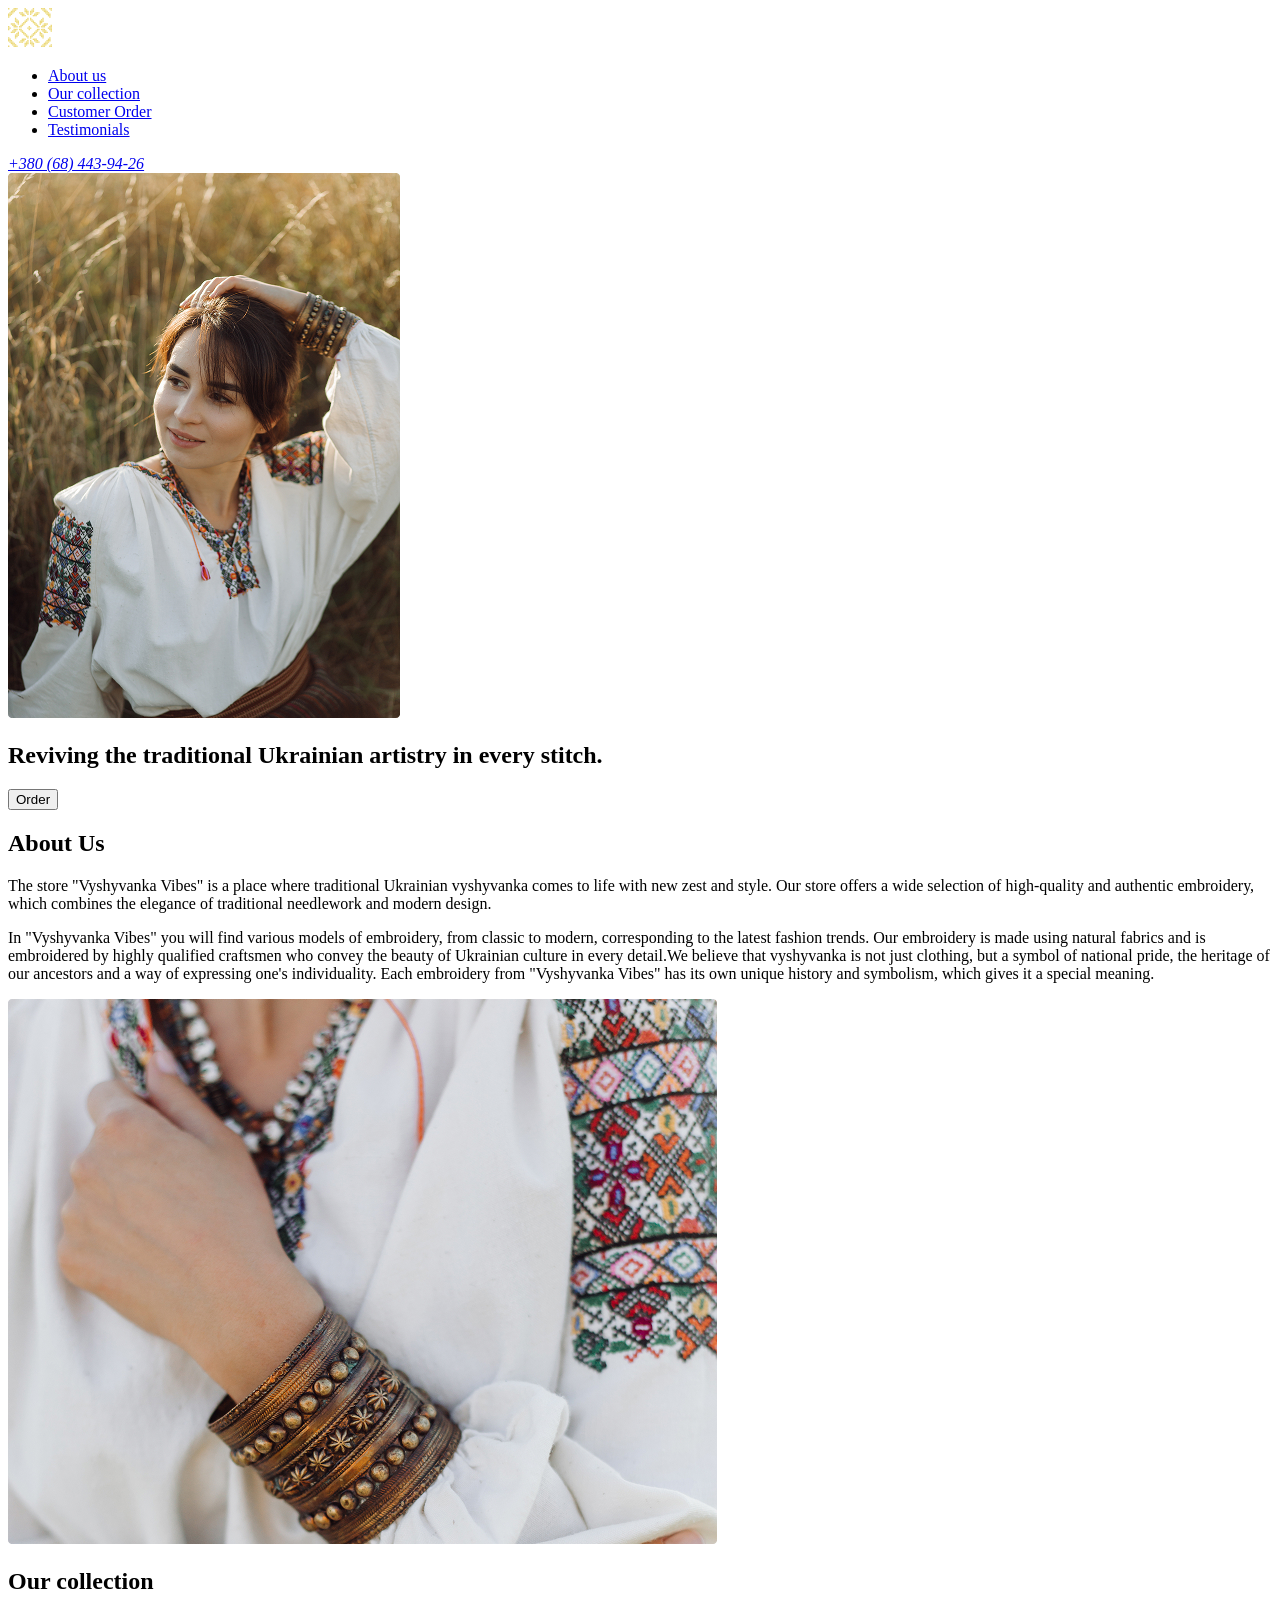
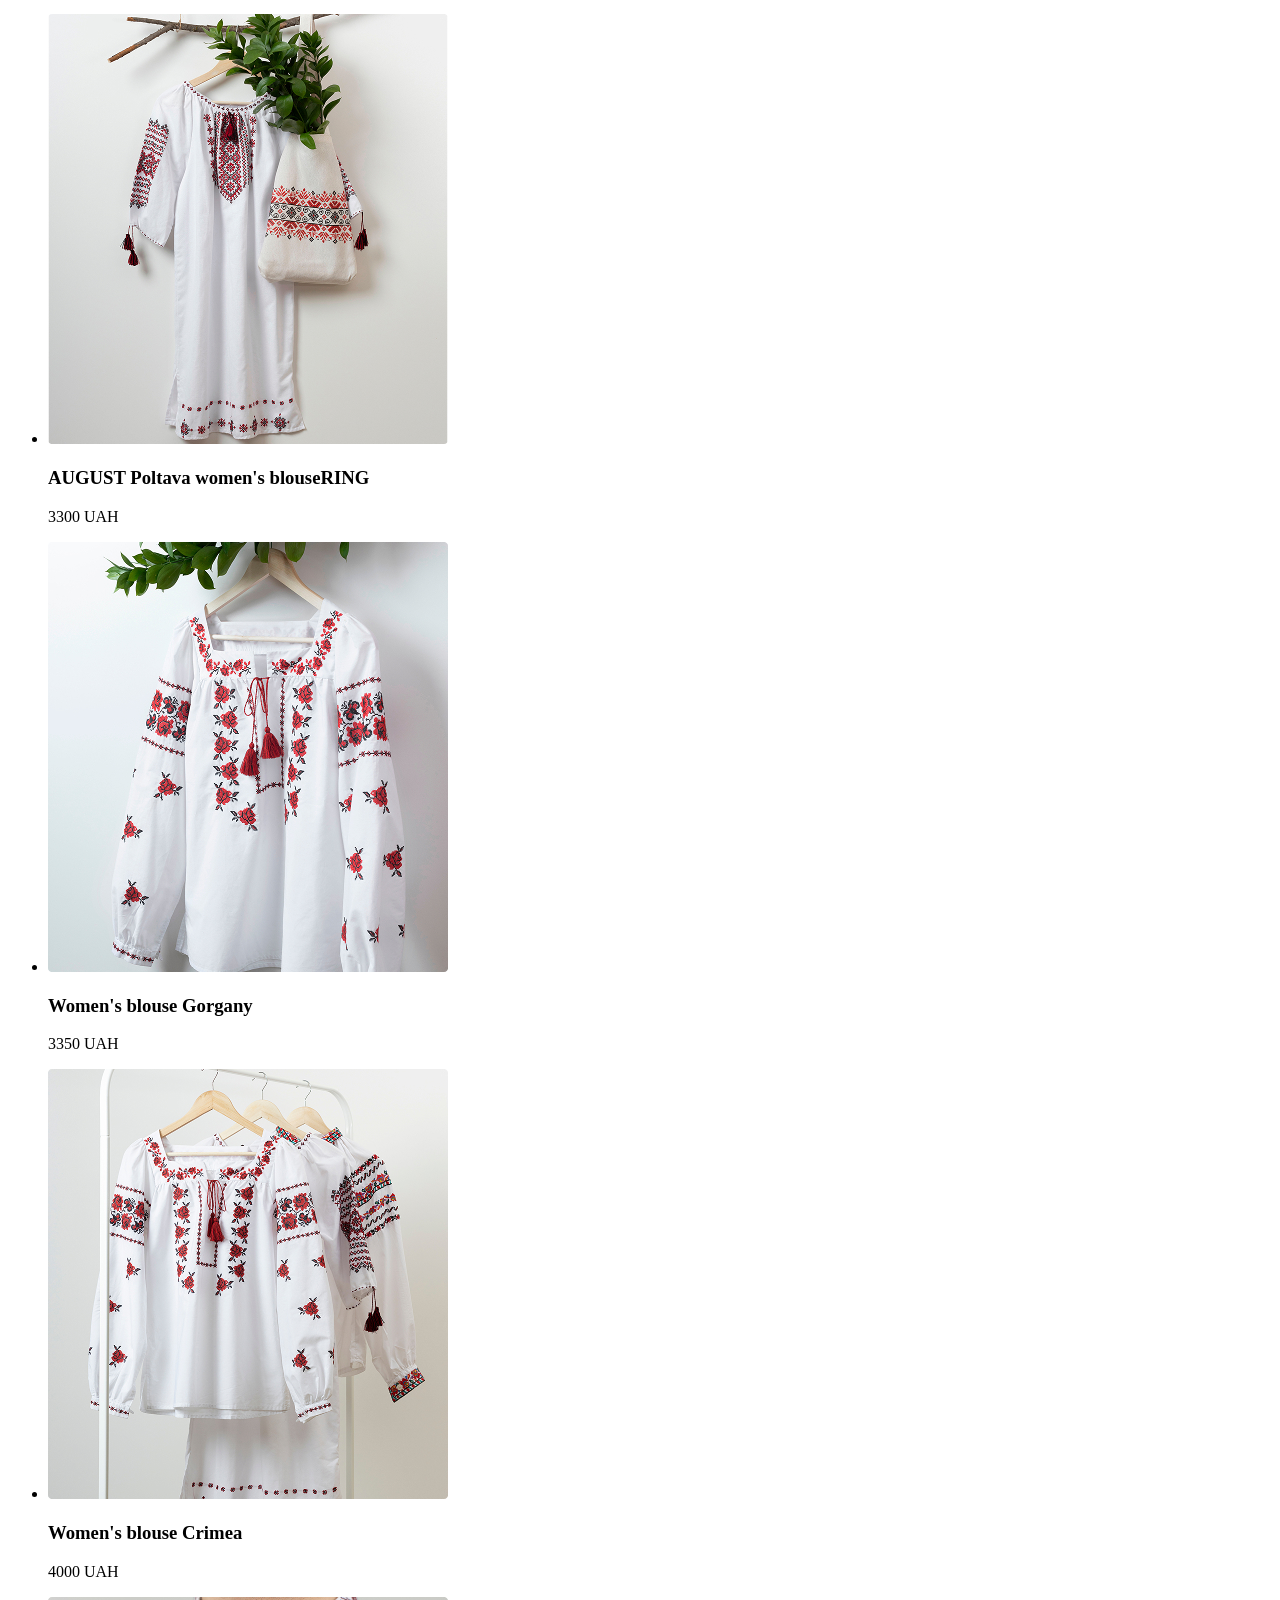
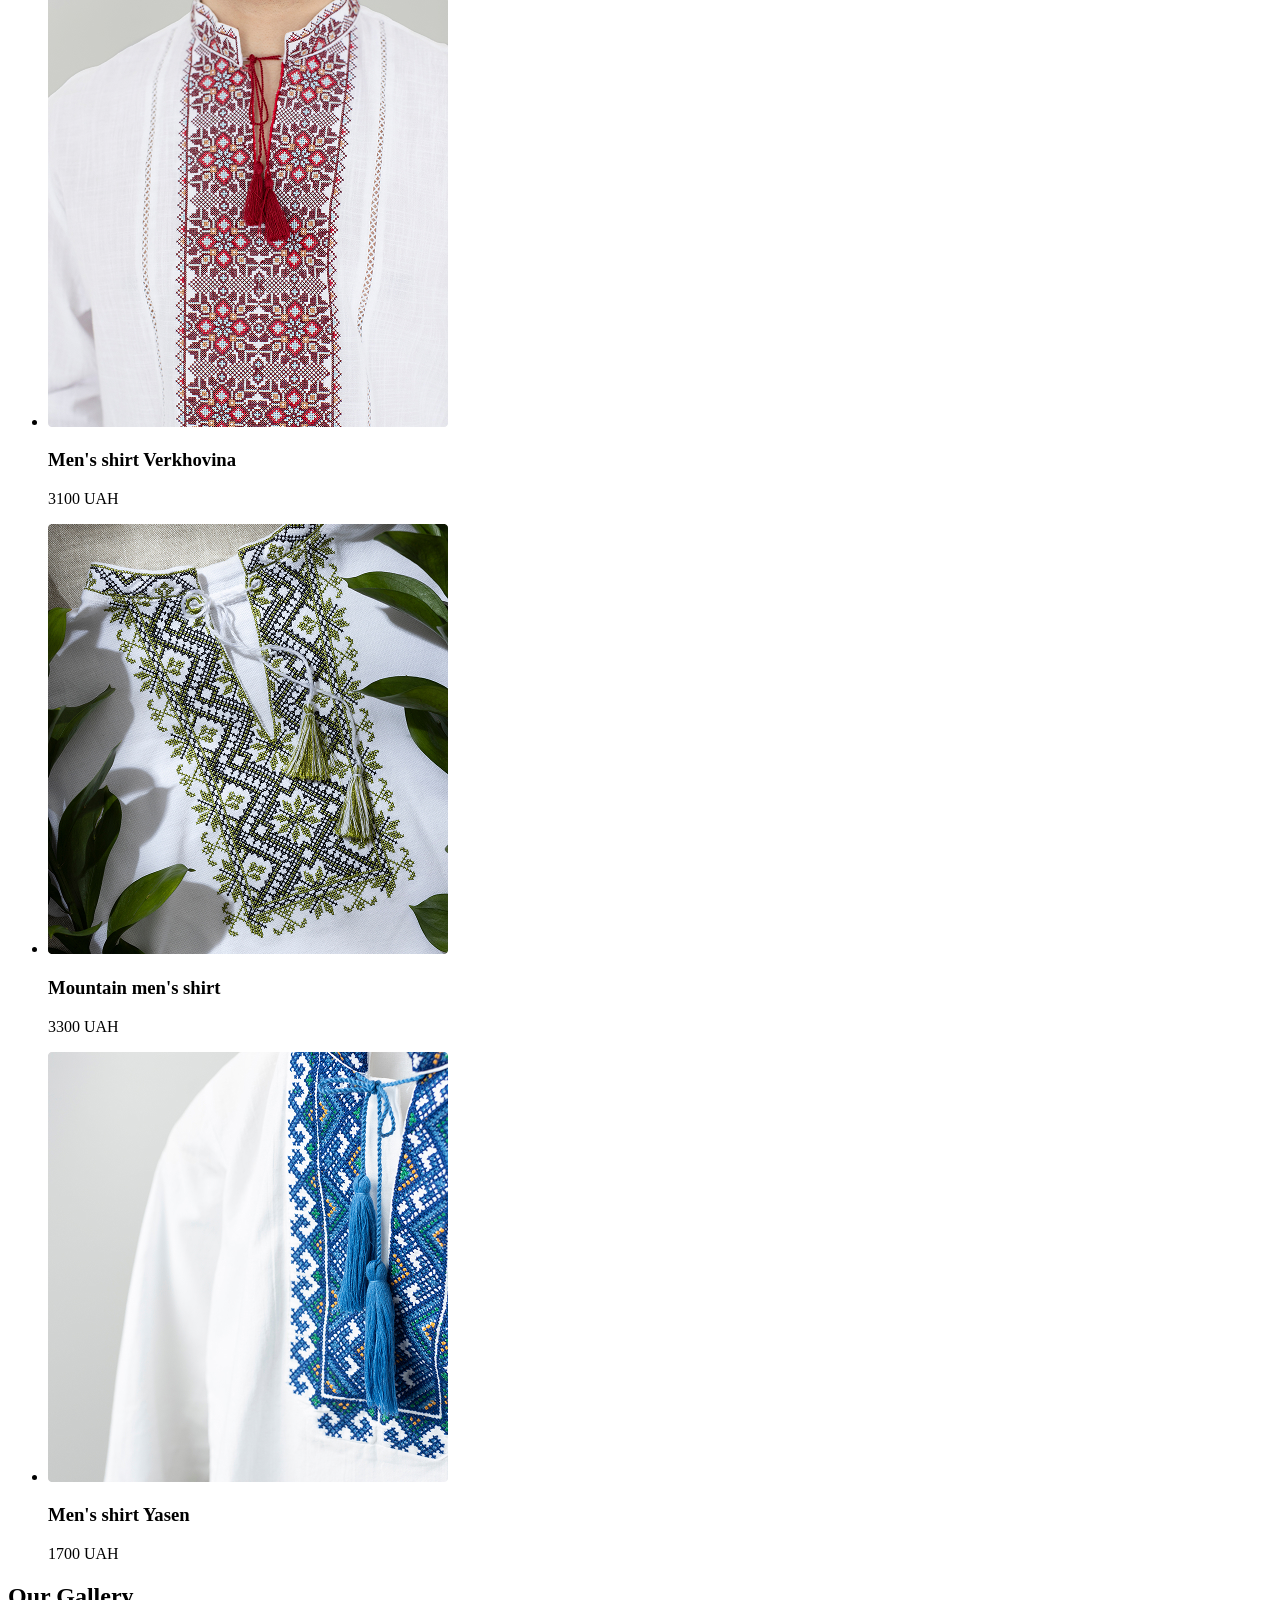
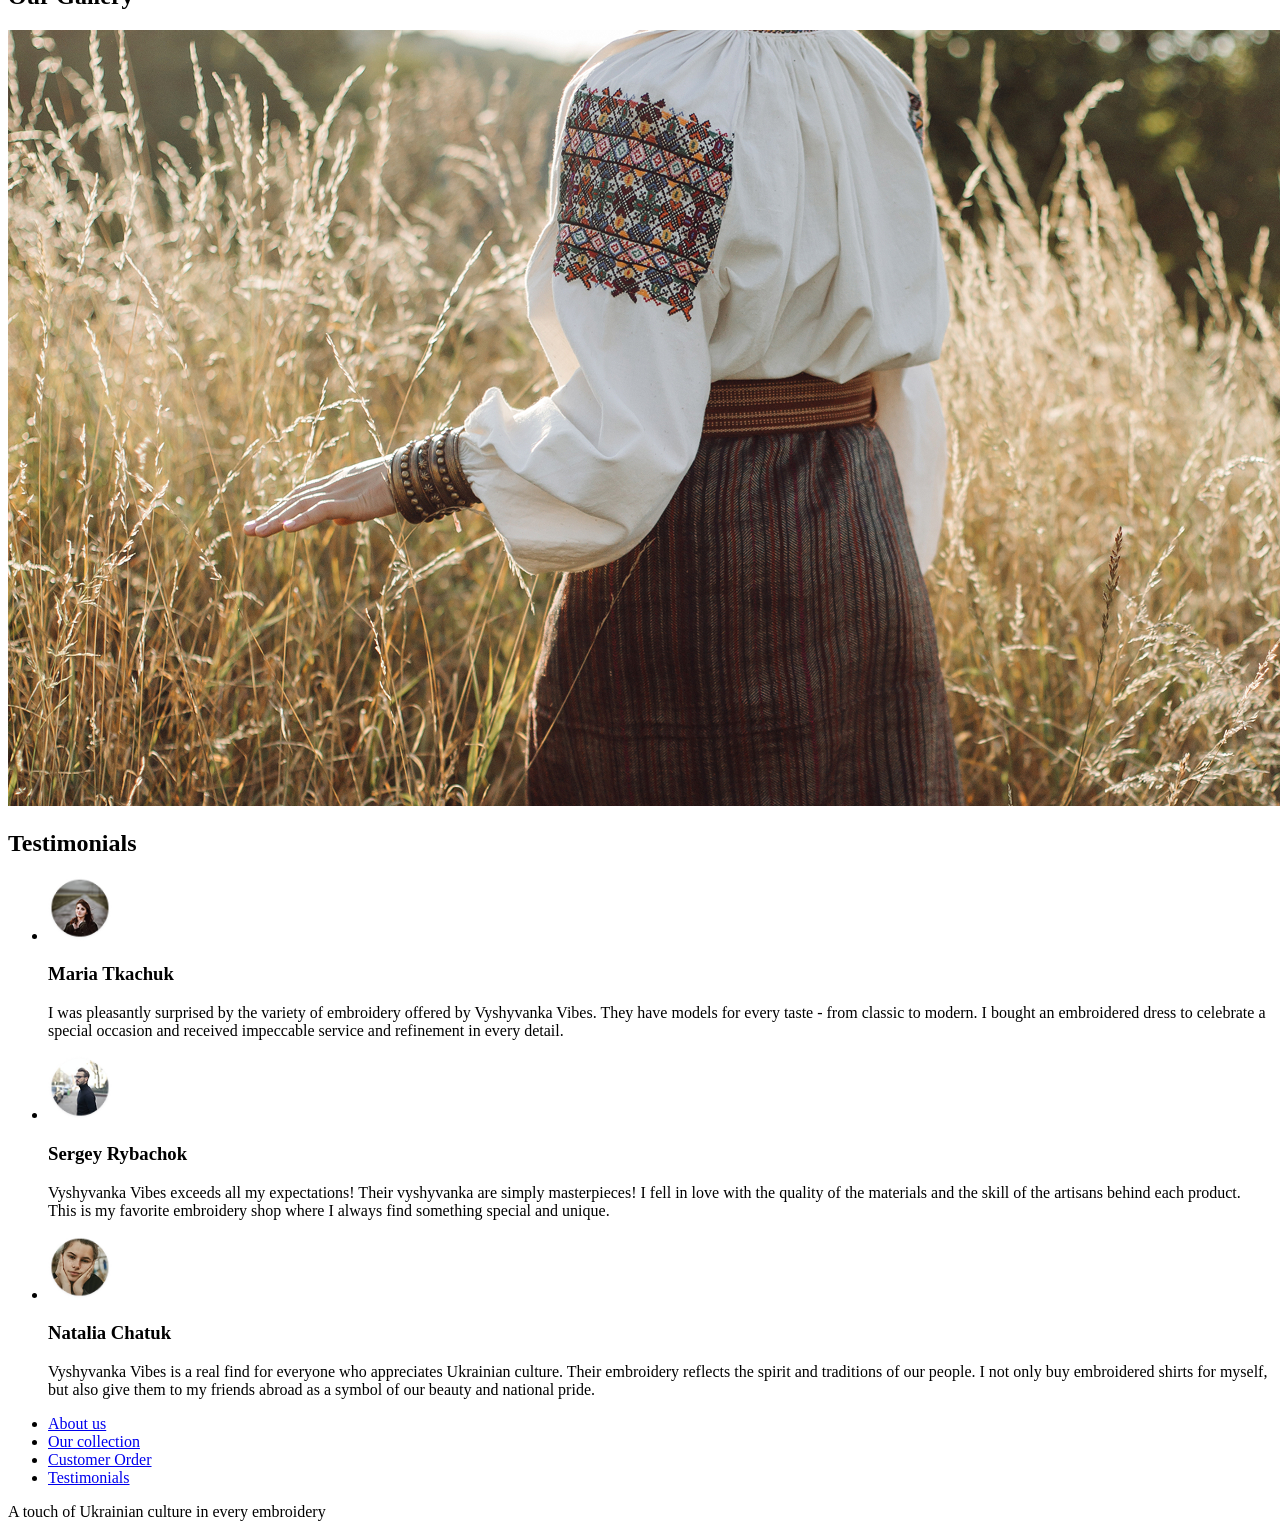
<file: module-1/index.html>
<!doctype html>
<html lang="en">
  <head>
    <meta charset="UTF-8" />
    <meta name="viewport" content="width=device-width, initial-scale=1.0" />
    <title>Document</title>
  </head>
  <body>
    <header>
      <a href="./index.html"
        ><img src="./images/logo.svg" alt="logotype" width="44" height="39"
      /></a>

      <nav>
        <ul>
          <li><a href="#about-us">About us</a></li>
          <li><a href="#our-colection">Our collection </a></li>
          <li><a href="#customer-order">Customer Order</a></li>
          <li><a href="#testimonials">Testimonials</a></li>
        </ul>
      </nav>

      <address>
        <a href="tel:+380684439426">+380 (68) 443-94-26</a>
      </address>
    </header>
    <main>
      <section>
        <img src="./images/hero.jpg" alt="girl" width="392" />
        <h1>Reviving the traditional Ukrainian artistry in every stitch.</h1>
        <button type="button">Order</button>
      </section>

      <section id="about-us">
        <h2>About Us</h2>
        <p>
          The store "Vyshyvanka Vibes" is a place where traditional Ukrainian
          vyshyvanka comes to life with new zest and style. Our store offers a
          wide selection of high-quality and authentic embroidery, which
          combines the elegance of traditional needlework and modern design.
        </p>
        <p>
          In "Vyshyvanka Vibes" you will find various models of embroidery, from
          classic to modern, corresponding to the latest fashion trends. Our
          embroidery is made using natural fabrics and is embroidered by highly
          qualified craftsmen who convey the beauty of Ukrainian culture in
          every detail.We believe that vyshyvanka is not just clothing, but a
          symbol of national pride, the heritage of our ancestors and a way of
          expressing one's individuality. Each embroidery from "Vyshyvanka
          Vibes" has its own unique history and symbolism, which gives it a
          special meaning.
        </p>
        <img src="./images/about-us.jpg" alt="girl and boy" width="709" />
      </section>

      <section id="our-colection">
        <h2>Our collection</h2>
        <ul>
          <li>
            <img
              src="./images/collection-1.jpg"
              alt="AUGUST Poltava women's blouseRING"
              width="400"
            />
            <h3>AUGUST Poltava women's blouseRING</h3>
            <p>3300 UAH</p>
          </li>

          <li>
            <img
              src="./images/collection-2.jpg"
              alt="Women's blouse Gorgany"
              width="400"
            />
            <h3>Women's blouse Gorgany</h3>
            <p>3350 UAH</p>
          </li>

          <li>
            <img
              src="./images/collection-3.jpg"
              alt="Women's blouse Crimea"
              width="400"
            />
            <h3>Women's blouse Crimea</h3>
            <p>4000 UAH</p>
          </li>

          <li>
            <img
              src="./images/collection-4.jpg"
              alt="Men's shirt Verkhovina"
              width="400"
            />
            <h3>Men's shirt Verkhovina</h3>
            <p>3100 UAH</p>
          </li>

          <li>
            <img
              src="./images/collection-5.jpg"
              alt="Mountain men's shirt"
              width="400"
            />
            <h3>Mountain men's shirt</h3>
            <p>3300 UAH</p>
          </li>

          <li>
            <img
              src="./images/collection-6.jpg"
              alt="Men's shirt Yasen"
              width="400"
            />
            <h3>Men's shirt Yasen</h3>
            <p>1700 UAH</p>
          </li>
        </ul>
      </section>

      <section>
        <h2>Our Gallery</h2>
        <img src="./images/gallery.jpg" alt="girl" width="1440" />
      </section>

      <section id="testimonials">
        <h2>Testimonials</h2>

        <ul>
          <li>
            <img
              src="./images/testimonials-1.png"
              alt="Maria Tkachuk"
              width="64"
            />
            <h3>Maria Tkachuk</h3>
            <p>
              I was pleasantly surprised by the variety of embroidery offered by
              Vyshyvanka Vibes. They have models for every taste - from classic
              to modern. I bought an embroidered dress to celebrate a special
              occasion and received impeccable service and refinement in every
              detail.
            </p>
          </li>

          <li>
            <img
              src="./images/testimonials-2.png"
              alt="Sergey Rybachok"
              width="64"
            />
            <h3>Sergey Rybachok</h3>
            <p>
              Vyshyvanka Vibes exceeds all my expectations! Their vyshyvanka are
              simply masterpieces! I fell in love with the quality of the
              materials and the skill of the artisans behind each product. This
              is my favorite embroidery shop where I always find something
              special and unique.
            </p>
          </li>

          <li>
            <img
              src="./images/testimonials-3.png"
              alt="Natalia Chatuk"
              width="64"
            />
            <h3>Natalia Chatuk</h3>
            <p>
              Vyshyvanka Vibes is a real find for everyone who appreciates
              Ukrainian culture. Their embroidery reflects the spirit and
              traditions of our people. I not only buy embroidered shirts for
              myself, but also give them to my friends abroad as a symbol of our
              beauty and national pride.
            </p>
          </li>
        </ul>
      </section>
    </main>
    <footer>
      <nav>
        <ul>
          <li><a href="#about-us">About us</a></li>
          <li><a href="#our-colection">Our collection </a></li>
          <li><a href="#customer-order">Customer Order</a></li>
          <li><a href="#testimonials">Testimonials</a></li>
        </ul>
      </nav>

      <p>A touch of Ukrainian culture in every embroidery</p>
    </footer>
  </body>
</html>
</file>
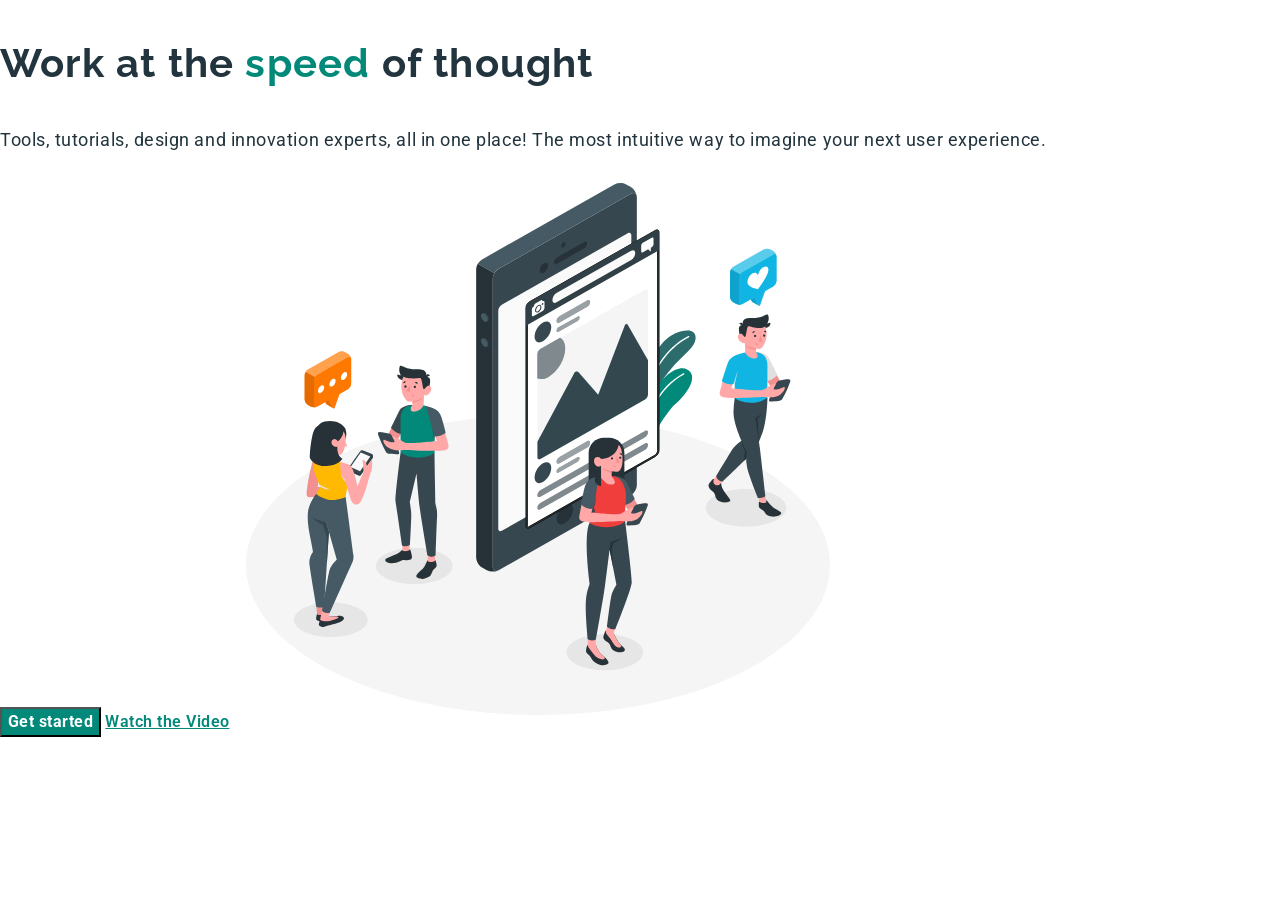
<file: module-2/index.html>
<!doctype html>
<html lang="en">
  <head>
    <meta charset="UTF-8" />
    <meta name="viewport" content="width=device-width, initial-scale=1.0" />
    <title>Document</title>

    <link
      rel="stylesheet"
      href="https://cdnjs.cloudflare.com/ajax/libs/modern-normalize/3.0.1/modern-normalize.min.css"
      integrity="sha512-q6WgHqiHlKyOqslT/lgBgodhd03Wp4BEqKeW6nNtlOY4quzyG3VoQKFrieaCeSnuVseNKRGpGeDU3qPmabCANg=="
      crossorigin="anonymous"
      referrerpolicy="no-referrer"
    />

    <link rel="preconnect" href="https://fonts.googleapis.com" />
    <link rel="preconnect" href="https://fonts.gstatic.com" crossorigin />
    <link
      href="https://fonts.googleapis.com/css2?family=Raleway:wght@700&family=Roboto:wght@100..900&display=swap"
      rel="stylesheet"
    />

    <link rel="stylesheet" href="./css/styles.css" />
  </head>
  <body>
    <section class="hero-section">
      <h1 class="hero-title">
        Work at the <span class="hero-title-accent">speed</span> of thought
      </h1>
      <p class="hero-text">
        Tools, tutorials, design and innovation experts, all in one place! The
        most intuitive way to imagine your next user experience.
      </p>

      <button class="hero-btn" type="button">Get started</button>
      <a class="hero-link" href="">Watch the Video</a>

      <img src="./images/hero-img.svg" alt="characters with devices" />
    </section>
  </body>
</html>
</file>
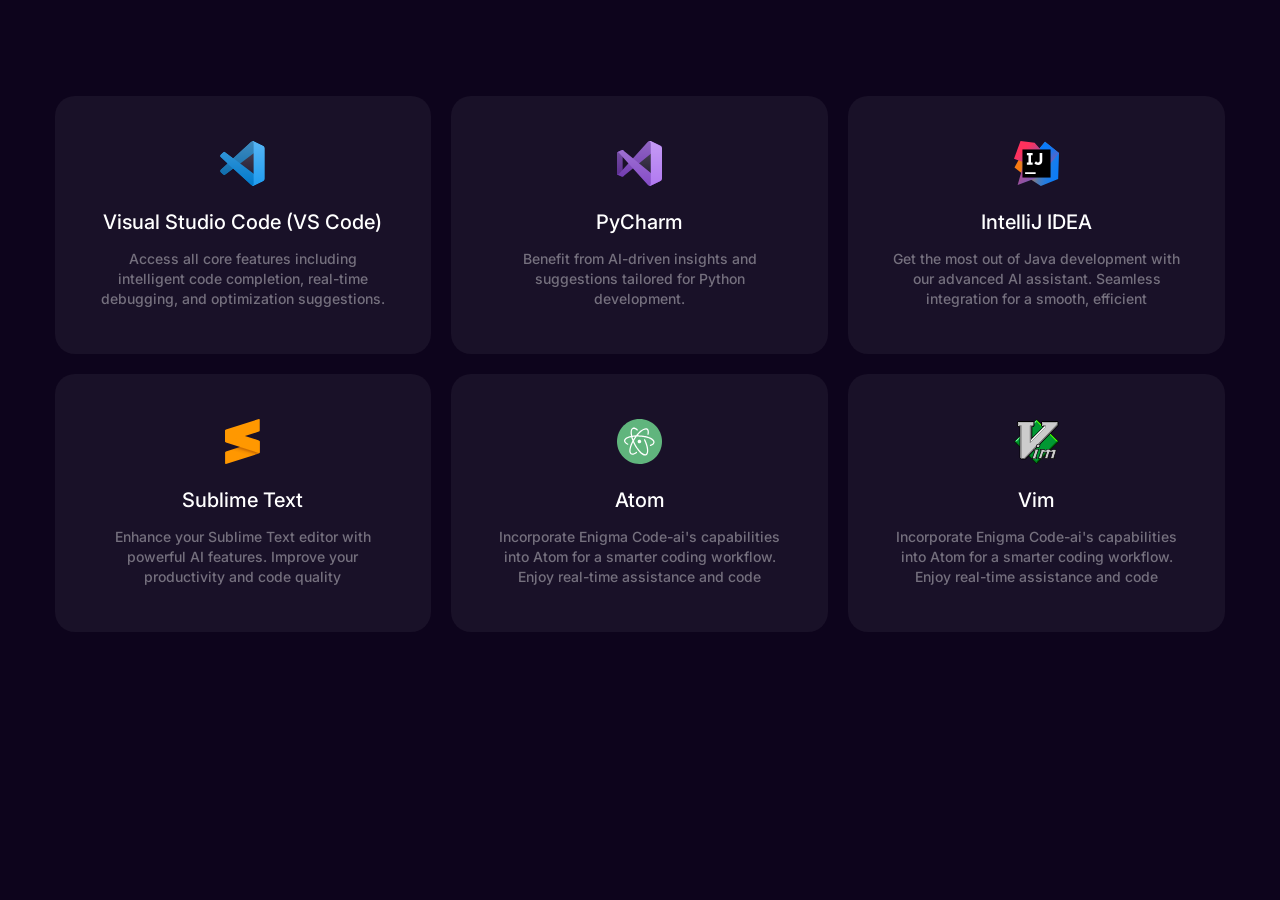
<file: module-3/index.html>
<!doctype html>
<html lang="en">
  <head>
    <meta charset="UTF-8" />
    <meta name="viewport" content="width=device-width, initial-scale=1.0" />
    <title>Document</title>

    <link
      rel="stylesheet"
      href="https://cdnjs.cloudflare.com/ajax/libs/modern-normalize/3.0.1/modern-normalize.min.css"
      integrity="sha512-q6WgHqiHlKyOqslT/lgBgodhd03Wp4BEqKeW6nNtlOY4quzyG3VoQKFrieaCeSnuVseNKRGpGeDU3qPmabCANg=="
      crossorigin="anonymous"
      referrerpolicy="no-referrer"
    />

    <link rel="preconnect" href="https://fonts.googleapis.com" />
    <link rel="preconnect" href="https://fonts.gstatic.com" crossorigin />
    <link
      href="https://fonts.googleapis.com/css2?family=Inter:ital,opsz,wght@0,14..32,100..900;1,14..32,100..900&display=swap"
      rel="stylesheet"
    />

    <link rel="stylesheet" href="./css/styles.css" />
  </head>
  <body>
    <section class="section">
      <div class="container">
        <ul class="list">
          <li class="item">
            <img
              src="./images/visual-studio-code.svg"
              alt="visual studio code"
            />
            <h3 class="title">Visual Studio Code (VS Code)</h3>
            <p class="text">
              Access all core features including intelligent code completion,
              real-time debugging, and optimization suggestions.
            </p>
          </li>

          <li class="item">
            <img src="./images/visual-studio.svg" alt="visual studio" />
            <h3 class="title">PyCharm</h3>
            <p class="text">
              Benefit from AI-driven insights and suggestions tailored for
              Python development.
            </p>
          </li>

          <li class="item">
            <img src="./images/intellij-idea.svg" alt="intellij idea" />
            <h3 class="title">IntelliJ IDEA</h3>
            <p class="text">
              Get the most out of Java development with our advanced AI
              assistant. Seamless integration for a smooth, efficient
            </p>
          </li>

          <li class="item">
            <img src="./images/sublime-text.svg" alt="sublime text" />
            <h3 class="title">Sublime Text</h3>
            <p class="text">
              Enhance your Sublime Text editor with powerful AI features.
              Improve your productivity and code quality
            </p>
          </li>

          <li class="item">
            <img src="./images/atom.svg" alt="atom" />
            <h3 class="title">Atom</h3>
            <p class="text">
              Incorporate Enigma Code-ai's capabilities into Atom for a smarter
              coding workflow. Enjoy real-time assistance and code
            </p>
          </li>

          <li class="item">
            <img src="./images/vim.svg" alt="vim" />
            <h3 class="title">Vim</h3>
            <p class="text">
              Incorporate Enigma Code-ai's capabilities into Atom for a smarter
              coding workflow. Enjoy real-time assistance and code
            </p>
          </li>
        </ul>
      </div>
    </section>
  </body>
</html>
</file>
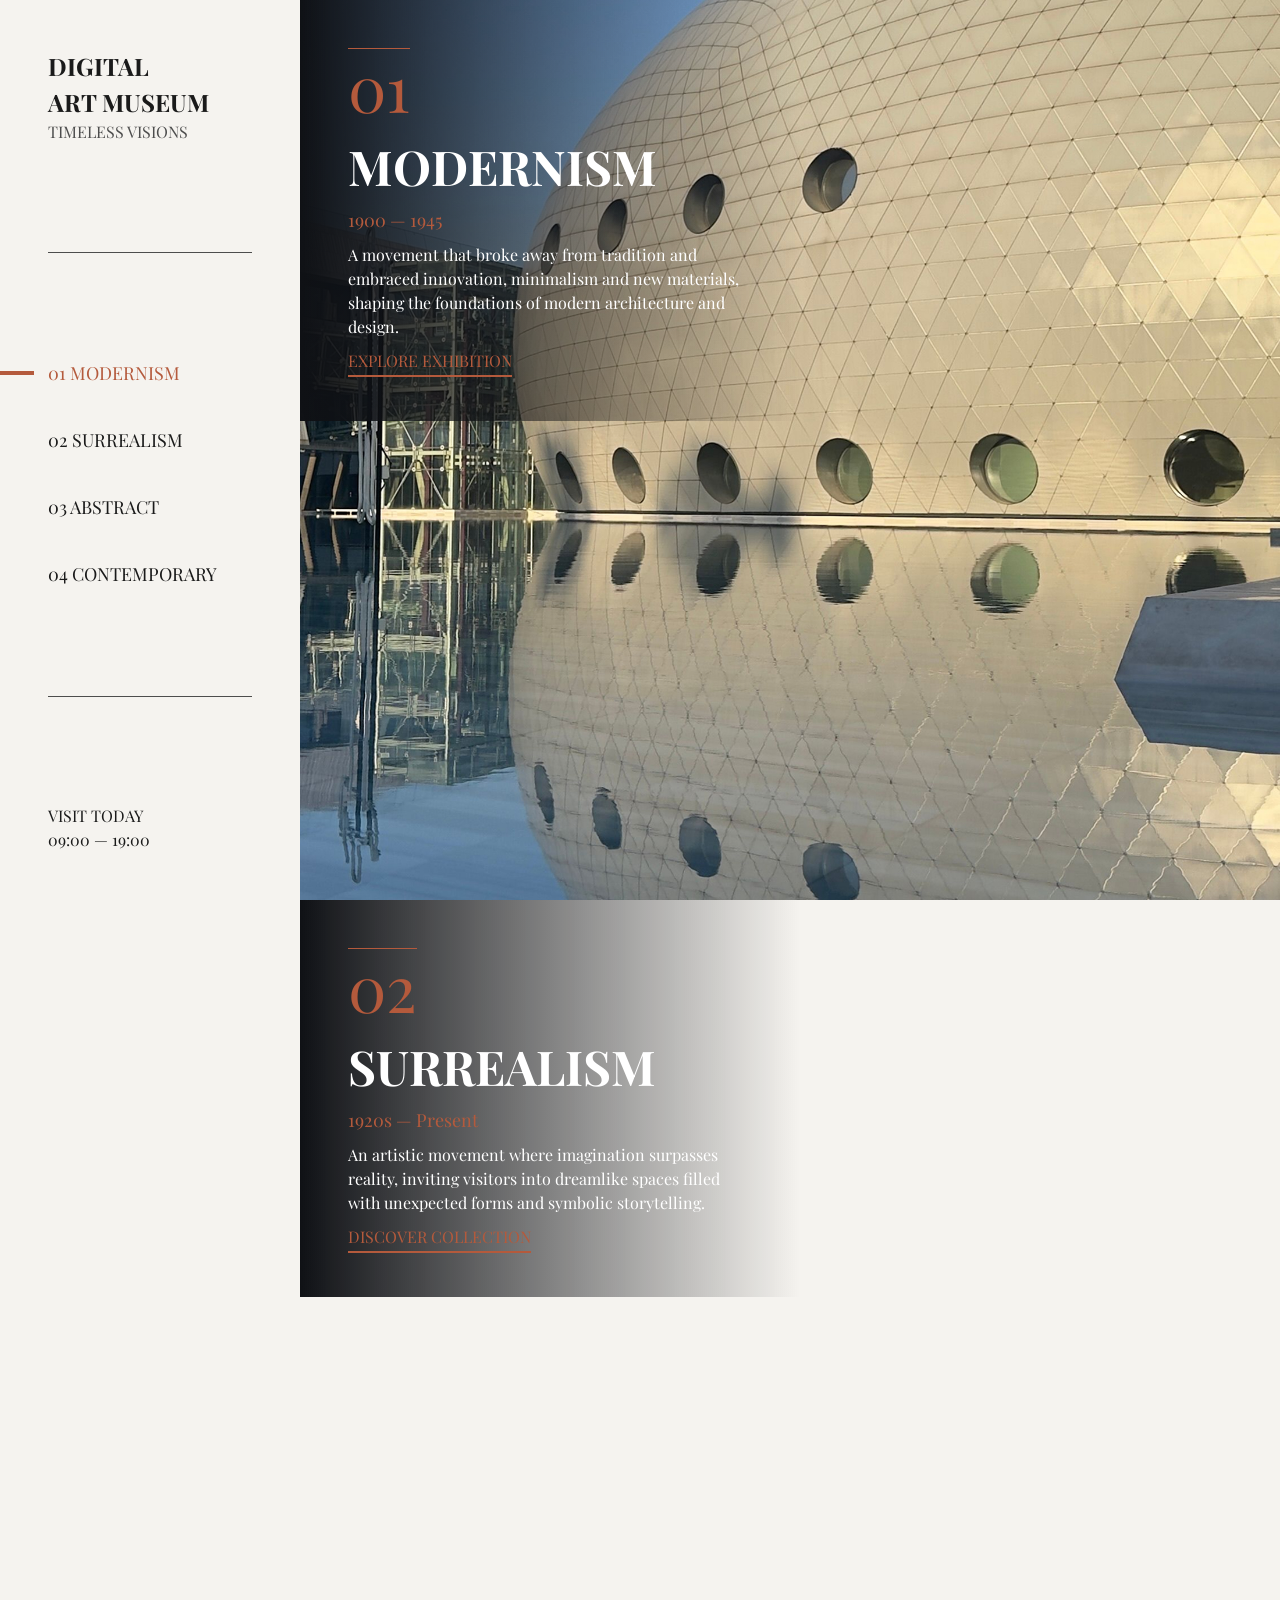
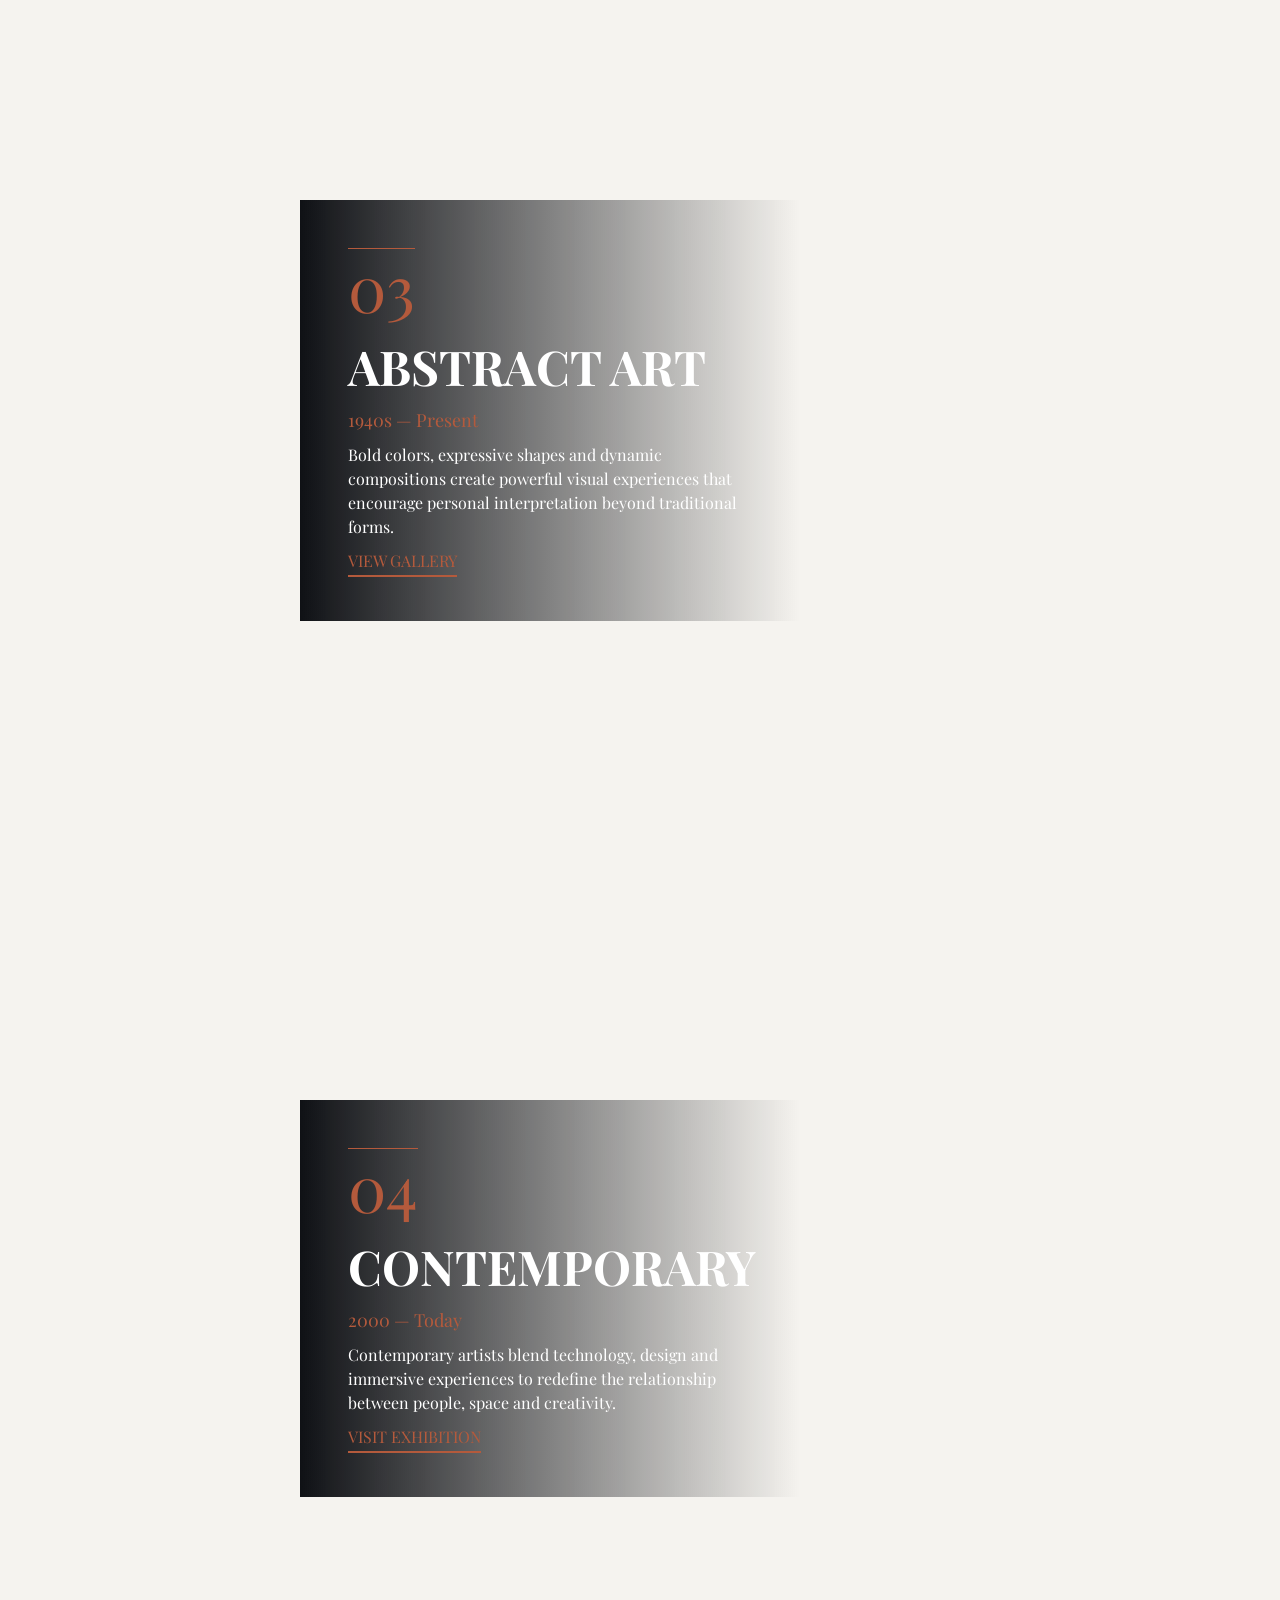
<file: module-4/index.html>
<!doctype html>
<html lang="uk">
  <head>
    <meta charset="UTF-8" />
    <meta name="viewport" content="width=device-width, initial-scale=1.0" />
    <meta
      name="description"
      content="Digital Art Museum — онлайн-експозиція мистецьких напрямів."
    />
    <title>Digital Art Museum</title>
    <link
      rel="stylesheet"
      href="https://cdnjs.cloudflare.com/ajax/libs/modern-normalize/3.0.1/modern-normalize.min.css"
      integrity="sha512-q6WgHqiHlKyOqslT/lgBgodhd03Wp4BEqKeW6nNtlOY4quzyG3VoQKFrieaCeSnuVseNKRGpGeDU3qPmabCANg=="
      crossorigin="anonymous"
      referrerpolicy="no-referrer"
    />
    <link rel="preconnect" href="https://fonts.googleapis.com" />
    <link rel="preconnect" href="https://fonts.gstatic.com" crossorigin />
    <link
      href="https://fonts.googleapis.com/css2?family=Playfair+Display:wght@400..900&display=swap"
      rel="stylesheet"
    />
    <link rel="stylesheet" href="./css/styles.css" />
  </head>
  <body>
    <div class="museum">
      <aside class="sidebar">
        <a class="logo" href="./index.html">
          DIGITAL <br />
          ART MUSEUM
          <span>TIMELESS VISIONS</span>
        </a>

        <span class="sidebar-line"></span>

        <nav class="navigation">
          <ol class="navigation-list">
            <li>
              <a
                class="navigation-link is-active"
                href="#modernism"
                aria-current="page"
              >
                01 Modernism
              </a>
            </li>
            <li>
              <a class="navigation-link" href="#surrealism"> 02 Surrealism </a>
            </li>
            <li>
              <a class="navigation-link" href="#abstract"> 03 Abstract </a>
            </li>
            <li>
              <a class="navigation-link" href="#contemporary">
                04 Contemporary
              </a>
            </li>
          </ol>
        </nav>

        <span class="sidebar-line"></span>

        <div class="visit">
          <p>VISIT TODAY</p>
          <span>09:00 — 19:00</span>
        </div>
      </aside>

      <main class="exhibitions">
        <ol class="exhibitions-list">
          <li class="exhibition exhibition-modernism" id="modernism">
            <article class="exhibition-content">
              <span class="exhibition-number">01</span>
              <h2 class="exhibition-title">Modernism</h2>
              <p class="exhibition-period">1900 — 1945</p>
              <p class="exhibition-description">
                A movement that broke away from tradition and embraced
                innovation, minimalism and new materials, shaping the
                foundations of modern architecture and design.
              </p>
              <a class="exhibition-link" href="#modernism"
                >Explore exhibition</a
              >
            </article>
          </li>

          <li class="exhibition exhibition-surrealism" id="surrealism">
            <article class="exhibition-content">
              <span class="exhibition-number">02</span>
              <h2 class="exhibition-title">Surrealism</h2>
              <p class="exhibition-period">1920s — Present</p>
              <p class="exhibition-description">
                An artistic movement where imagination surpasses reality,
                inviting visitors into dreamlike spaces filled with unexpected
                forms and symbolic storytelling.
              </p>
              <a class="exhibition-link" href="#surrealism"
                >Discover collection</a
              >
            </article>
          </li>

          <li class="exhibition exhibition-abstract" id="abstract">
            <article class="exhibition-content">
              <span class="exhibition-number">03</span>
              <h2 class="exhibition-title">Abstract Art</h2>
              <p class="exhibition-period">1940s — Present</p>
              <p class="exhibition-description">
                Bold colors, expressive shapes and dynamic compositions create
                powerful visual experiences that encourage personal
                interpretation beyond traditional forms.
              </p>
              <a class="exhibition-link" href="#abstract">View gallery</a>
            </article>
          </li>

          <li class="exhibition exhibition-contemporary" id="contemporary">
            <article class="exhibition-content">
              <span class="exhibition-number">04</span>
              <h2 class="exhibition-title">Contemporary</h2>
              <p class="exhibition-period">2000 — Today</p>
              <p class="exhibition-description">
                Contemporary artists blend technology, design and immersive
                experiences to redefine the relationship between people, space
                and creativity.
              </p>
              <a class="exhibition-link" href="#contemporary"
                >Visit exhibition</a
              >
            </article>
          </li>
        </ol>
      </main>
    </div>
  </body>
</html>
</file>
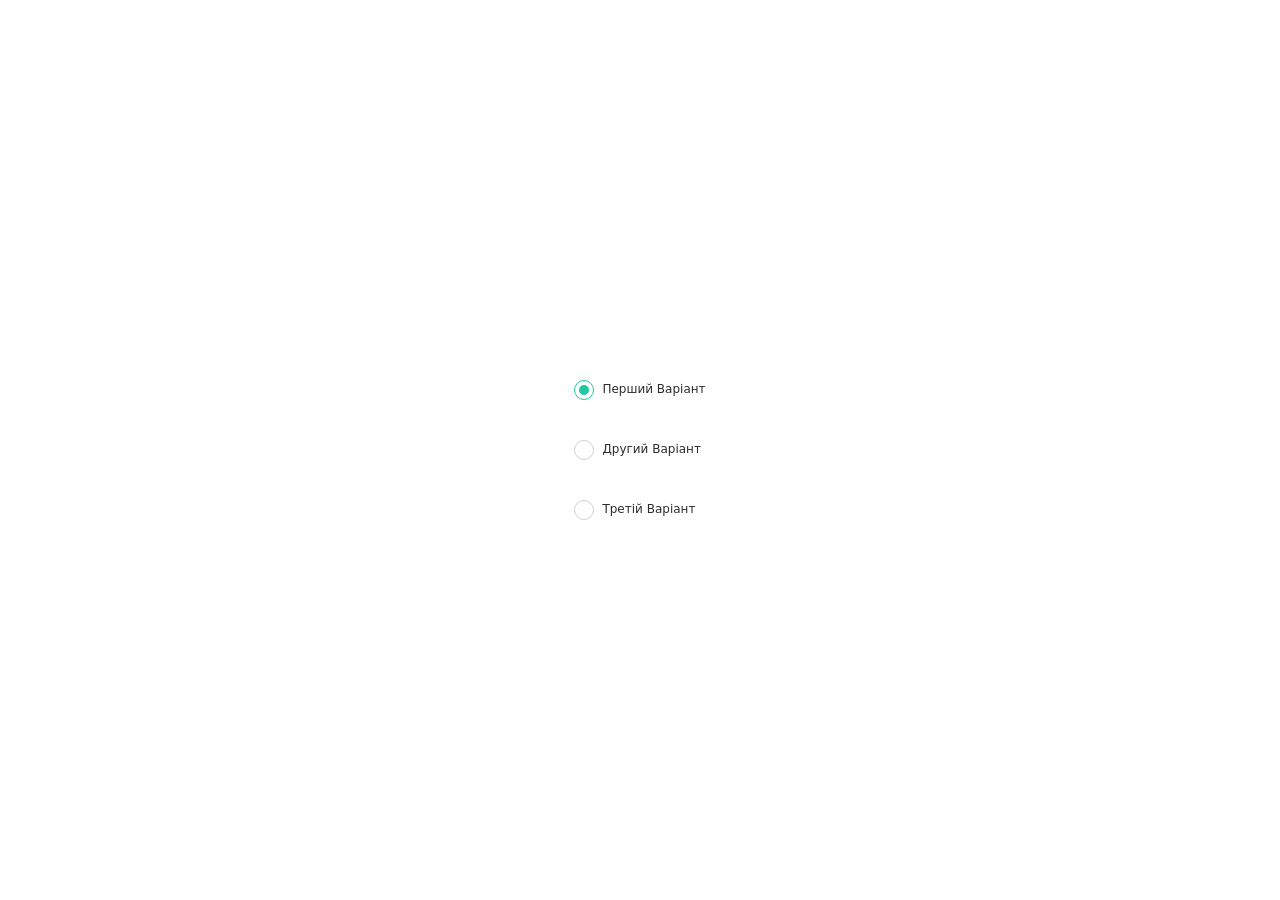
<file: module-5/index.html>
<!doctype html>
<html lang="en">
  <head>
    <meta charset="UTF-8" />
    <meta name="viewport" content="width=device-width, initial-scale=1.0" />
    <title>Document</title>
    <link
      rel="stylesheet"
      href="https://cdnjs.cloudflare.com/ajax/libs/modern-normalize/3.0.1/modern-normalize.min.css"
      integrity="sha512-q6WgHqiHlKyOqslT/lgBgodhd03Wp4BEqKeW6nNtlOY4quzyG3VoQKFrieaCeSnuVseNKRGpGeDU3qPmabCANg=="
      crossorigin="anonymous"
      referrerpolicy="no-referrer"
    />

    <link rel="preconnect" href="https://fonts.googleapis.com" />
    <link rel="preconnect" href="https://fonts.gstatic.com" crossorigin />
    <link
      href="https://fonts.googleapis.com/css2?family=Roboto:wght@100..900&display=swap"
      rel="stylesheet"
    />

    <link rel="stylesheet" href="./css/styles.css" />
  </head>
  <body>
    <div class="radio-wrapper">
      <div class="radio-field">
        <input
          class="radio sr-only"
          id="radio-option-1"
          type="radio"
          name="radio-options"
          checked
        />
        <label class="label" for="radio-option-1"
          ><span class="custom-radio"></span> Перший варіант</label
        >
      </div>

      <div class="radio-field">
        <input
          class="radio sr-only"
          id="radio-option-2"
          type="radio"
          name="radio-options"
        />
        <label class="label" for="radio-option-2"
          ><span class="custom-radio"></span> Другий варіант</label
        >
      </div>

      <div class="radio-field">
        <input
          class="radio sr-only"
          id="radio-option-3"
          type="radio"
          name="radio-options"
        />
        <label class="label" for="radio-option-3"
          ><span class="custom-radio"></span> Третій варіант</label
        >
      </div>
    </div>
  </body>
</html>
</file>
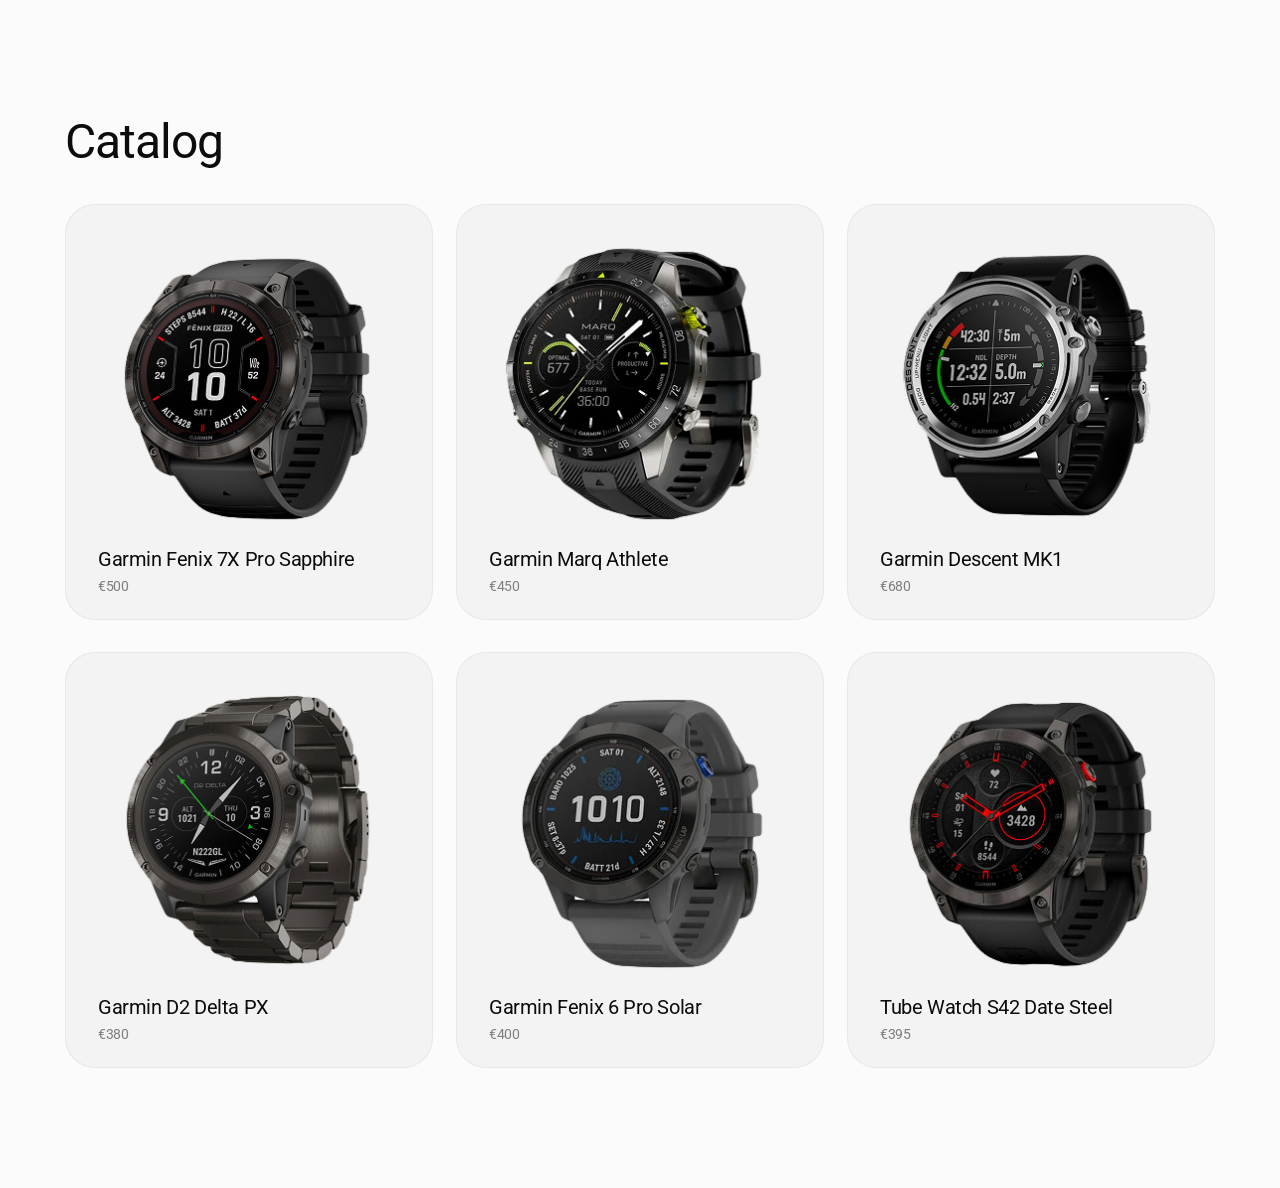
<file: module-6/index.html>
<!doctype html>
<html lang="en">
  <head>
    <meta charset="UTF-8" />
    <meta name="viewport" content="width=device-width, initial-scale=1.0" />
    <title>Document</title>

    <link
      rel="stylesheet"
      href="https://cdnjs.cloudflare.com/ajax/libs/modern-normalize/3.0.1/modern-normalize.min.css"
      integrity="sha512-q6WgHqiHlKyOqslT/lgBgodhd03Wp4BEqKeW6nNtlOY4quzyG3VoQKFrieaCeSnuVseNKRGpGeDU3qPmabCANg=="
      crossorigin="anonymous"
      referrerpolicy="no-referrer"
    />

    <link rel="preconnect" href="https://fonts.googleapis.com" />
    <link rel="preconnect" href="https://fonts.gstatic.com" crossorigin />
    <link
      href="https://fonts.googleapis.com/css2?family=Roboto:wght@100..900&display=swap"
      rel="stylesheet"
    />

    <link rel="stylesheet" href="./css/main.css" />
  </head>
  <body>
    <section class="catalog-section">
      <div class="container">
        <h2 class="catalog-title">Catalog</h2>

        <ul class="catalog-list">
          <li class="catalog-item">
            <img
              srcset="./images/watch-1.png 1x, ./images/watch-1@2x.png 2x"
              src="./images/watch-1.png"
              alt="Garmin Fenix 7X Pro Sapphire"
              width="304"
              height="312"
            />
            <h3 class="catalog-card-title">Garmin Fenix 7X Pro Sapphire</h3>
            <p class="catalog-price">€500</p>
          </li>

          <li class="catalog-item">
            <img
              srcset="./images/watch-2.png 1x, ./images/watch-2@2x.png 2x"
              src="./images/watch-2.png"
              alt="Garmin Marq Athlete "
              width="304"
              height="312"
            />
            <h3 class="catalog-card-title">Garmin Marq Athlete</h3>
            <p class="catalog-price">€450</p>
          </li>

          <li class="catalog-item">
            <img
              srcset="./images/watch-3.png 1x, ./images/watch-3@2x.png 2x"
              src="./images/watch-3.png"
              alt="Garmin Descent MK1 "
              width="304"
              height="312"
            />
            <h3 class="catalog-card-title">Garmin Descent MK1</h3>
            <p class="catalog-price">€680</p>
          </li>

          <li class="catalog-item">
            <img
              srcset="./images/watch-4.png 1x, ./images/watch-4@2x.png 2x"
              src="./images/watch-4.png"
              alt="Garmin D2 Delta PX"
              width="304"
              height="312"
            />
            <h3 class="catalog-card-title">Garmin D2 Delta PX</h3>
            <p class="catalog-price">€380</p>
          </li>

          <li class="catalog-item">
            <img
              srcset="./images/watch-5.png 1x, ./images/watch-5@2x.png 2x"
              src="./images/watch-5.png"
              alt="Garmin Fenix 6 Pro Solar"
              width="304"
              height="312"
            />
            <h3 class="catalog-card-title">Garmin Fenix 6 Pro Solar</h3>
            <p class="catalog-price">€400</p>
          </li>

          <li class="catalog-item">
            <img
              srcset="./images/watch-6.png 1x, ./images/watch-6@2x.png 2x"
              src="./images/watch-6.png"
              alt="Tube Watch S42 Date Steel"
              width="304"
              height="312"
            />
            <h3 class="catalog-card-title">Tube Watch S42 Date Steel</h3>
            <p class="catalog-price">€395</p>
          </li>
        </ul>

        <button class="catalog-btn" type="button">Show more</button>
      </div>
    </section>

    <div class="mobile-menu">
      <div class="mobile-menu-container">
        <button class="close-btn" type="button">
          <svg class="close-icon" width="40" height="40">
            <use href="./images/icons.svg#close"></use>
          </svg>
        </button>

        <nav class="mobile-menu-nav">
          <ul class="mobile-menu-list">
            <li class="mobile-menu-item">
              <a href="#" class="mobile-menu-link current">Home</a>
            </li>

            <li class="mobile-menu-item">
              <a href="#" class="mobile-menu-link">About Us</a>
            </li>

            <li class="mobile-menu-item">
              <a href="#" class="mobile-menu-link">Catalog</a>
            </li>

            <li class="mobile-menu-item">
              <a href="#" class="mobile-menu-link">Sale</a>
            </li>

            <li class="mobile-menu-item">
              <a href="#" class="mobile-menu-link">Reviews</a>
            </li>

            <li class="mobile-menu-item">
              <a href="#" class="mobile-menu-link">Contact Us</a>
            </li>
          </ul>
        </nav>

        <ul class="social-list">
          <li class="social-item">
            <a href="#" class="social-link"
              ><svg class="social-icon" width="18" height="18">
                <use href="./images/icons.svg#facebook"></use></svg
            ></a>
          </li>

          <li class="social-item">
            <a href="#" class="social-link"
              ><svg class="social-icon" width="18" height="18">
                <use href="./images/icons.svg#instagram"></use></svg
            ></a>
          </li>

          <li class="social-item">
            <a href="#" class="social-link"
              ><svg class="social-icon" width="18" height="18">
                <use href="./images/icons.svg#youtube"></use></svg
            ></a>
          </li>
        </ul>
      </div>
    </div>
  </body>
</html>
</file>
<file: module-2/css/styles.css>
body {
  font-family: 'Roboto', sans-serif;
  font-size: 18px;
  background-color: #fff;
  color: #22343d;
}

a {
  text-decoration: none;
  color: currentColor;
}

ul,
ol {
  list-style-type: none;
}

button {
  cursor: pointer;
}

.hero-title {
  font-family: 'Raleway', sans-serif;
  font-size: 40px;
  line-height: 1.5;
  letter-spacing: 0.03em;
}

.hero-title-accent {
  color: #02897a;
}

.hero-text {
  font-size: 18px;
  line-height: 1.56;
  letter-spacing: 0.03em;
}

.hero-btn {
  font-weight: 700;
  font-size: 16px;
  line-height: 1.5;
  letter-spacing: 0.03em;
  color: #fff;
  background-color: #02897a;
}

.hero-btn:hover,
.hero-btn:focus {
  background-color: #00675c;
}

.hero-link {
  font-weight: 600;
  font-size: 16px;
  line-height: 1.5;
  letter-spacing: 0.03em;
  text-decoration: underline;
  color: #02897a;
}

.hero-link:hover,
.hero-link:focus {
  color: #00675c;
}
</file>
<file: module-3/css/styles.css>
body {
  font-family: 'Inter', sans-serif;
  background-color: #0d041c;
  color: rgba(255, 255, 255, 0.4);
  font-size: 14px;
}

ul {
  list-style-type: none;
  padding: 0;
  margin: 0;
}

h1,
h2,
h3,
h4,
h5,
h6,
p {
  margin: 0;
}
img {
  display: block;
  max-width: 100%;
  height: auto;
}

.section {
  padding: 96px 0;
}

.container {
  max-width: 1231px;
  padding: 0 30px;
  margin: 0 auto;
}

.item img {
  margin: 0 auto 25px;
}

.title {
  margin-bottom: 15px;

  font-weight: 500;
  font-size: 20px;
  text-align: center;
  color: #fff;
}

.text {
  font-weight: 500;
  line-height: 1.42857;
  letter-spacing: 0em;
  text-align: center;
}

/* ==============  basic  ================ */
.list {
  display: flex;
  flex-wrap: wrap;
  gap: 20px;
}

.item {
  width: calc((100% - 40px) / 3);
  border-radius: 20px;
  padding: 45px;
  background: rgba(255, 255, 255, 0.05);
}

/* ==============  grow row  ============== */
/* .list {
  display: flex;
  flex-wrap: wrap;
  gap: 20px;
}

.item {
  width: calc((100% - 40px) / 3);
  border-radius: 20px;
  padding: 45px;
  background: rgba(255, 255, 255, 0.05);
}

.item:last-child {
  flex-grow: 1;
} */

/* ==============  grow col  ============== */
/* .list {
  display: flex;
  flex-direction: column;
  flex-wrap: wrap;
  gap: 20px;
  height: 538px;
}

.item {
  width: calc((100% - 40px) / 3);
  border-radius: 20px;
  padding: 45px;
  background: rgba(255, 255, 255, 0.05);
}

.item:first-child {
  display: flex;
  flex-direction: column;
  justify-content: center;
  height: 100%;
} */

/* ==============  grow first&last  ============== */
/* .list {
  display: flex;
  flex-wrap: wrap;
  gap: 20px;
}

.item {
  flex-grow: 1;
  width: calc((100% - 40px) / 3);
  border-radius: 20px;
  padding: 45px;
  background: rgba(255, 255, 255, 0.05);
} */

/* 
  знаходимо ширину однієї картки (100% - 40px) / 3  
  для того щоб розрахувати ширину картки яка займає 2 колонки:
  необхідно помножити ширину однієї картки на 2 та додати відступ 
  (100% - 40px) / 3 * 2 + 20px

*/
/* .item:first-child,
.item:last-child {
  width: calc((100% - 40px) / 3 * 2 + 20px);
} */
</file>
<file: module-4/css/styles.css>
html {
  scroll-behavior: smooth;
}

body {
  font-family: 'Playfair Display', serif;
  color: #fff;
  font-size: 16px;
  background: #f5f3ef;
}

a {
  color: inherit;
  text-decoration: none;
}

ul,
ol {
  padding: 0;
  margin: 0;
  list-style-type: none;
}

h1,
h2,
h3,
h4,
h5,
h6,
p {
  margin: 0;
}

.museum {
  display: flex;
  max-width: 1440px;
  margin: 0 auto;
}

.sidebar {
  position: sticky;
  top: 0;
  display: flex;
  flex-direction: column;
  gap: 40px;
  justify-content: space-between;
  height: 100vh;
  width: 300px;
  padding: 48px;

  overflow-y: scroll;
}

.logo {
  display: flex;
  flex-direction: column;
  font-weight: 700;
  font-size: 24px;
  line-height: 1.5;
  text-transform: uppercase;
  color: #1a1a1a;
}

.logo span {
  font-weight: 400;
  font-size: 16px;
  line-height: 1.5;
  text-transform: uppercase;
  color: #4d4d4d;
}

.sidebar-line {
  height: 1px;
  width: 100%;
  flex-shrink: 0;
  background: #4d4d4d;
}

.navigation-list {
  display: flex;
  flex-direction: column;
  gap: 40px;
}

.navigation-link {
  position: relative;
  font-size: 18px;
  line-height: 1.5;
  text-transform: uppercase;
  color: #1a1a1a;
  transition: color 250ms ease;
}

.navigation-link.is-active::before {
  content: '';
  position: absolute;
  top: 50%;
  right: calc(100% + 14px);
  width: 34px;
  height: 4px;
  background: currentColor;
  transform: translateY(-50%);
}

.navigation-link:hover,
.navigation-link:focus,
.navigation-link.is-active {
  color: #b45a3c;
}

.visit {
  line-height: 1.5;
  text-transform: uppercase;
  color: #1a1a1a;
}

.exhibitions {
  flex-grow: 1;
}

.exhibition {
  min-height: min(100vh, 1100px);
  background-color: #4a4f4e;
  background-position: center;
  background-size: cover;
  background-attachment: fixed;
}

.exhibition-modernism {
  background-image: url(../images/modernism.jpg);
}

.exhibition-surrealism {
  background-image: url(../images/sur.jpg);
}

.exhibition-abstract {
  background-image: url(../images/abstarct.jpg);
}

.exhibition-contemporary {
  background-image: url(../images/CONTEMPORARY.jpg);
}

.exhibition-content {
  position: sticky;
  top: 0;
  width: 500px;
  height: 100%;
  padding: 48px;
  background: linear-gradient(270deg, rgba(15, 17, 21, 0) 0%, #0f1115 100%);
}

.exhibition-number {
  display: inline-block;
  margin-bottom: 10px;

  font-size: 64px;
  line-height: 1.1875;
  color: #b45a3c;
  border-top: 1px solid #b45a3c;
}

.exhibition-title {
  margin-bottom: 10px;
  font-size: 48px;
  line-height: 1.33;
  text-transform: uppercase;
}

.exhibition-period {
  margin-bottom: 10px;
  color: #b45a3c;
  font-size: 18px;
  line-height: 1.33;
}

.exhibition-description {
  margin-bottom: 10px;
  line-height: 1.5;
}

.exhibition-link {
  position: relative;
  padding-bottom: 6px;
  line-height: 1.5;
  text-transform: uppercase;
  color: #b45a3c;
}

.exhibition-link:hover::after,
.exhibition-link:focus::after {
  transform: translateY(-4px);
}

.exhibition-link::after {
  content: '';
  position: absolute;
  left: 0;
  bottom: 0;
  width: 100%;
  height: 2px;
  background-color: #b45a3c;
  transition: transform 250ms ease;
}
</file>
<file: module-5/css/styles.css>
body {
  display: flex;
  align-items: center;
  justify-content: center;
  min-height: 100vh;
}

.sr-only {
  position: absolute;
  white-space: nowrap;
  width: 1px;
  height: 1px;
  overflow: hidden;
  border: 0;
  padding: 0;
  clip: rect(0 0 0 0);
  clip-path: inset(100%);
  margin: -1px;
}

.radio-wrapper {
  display: flex;
  flex-direction: column;
  gap: 40px;
}

.label {
  display: flex;
  align-items: center;
  gap: 8px;
  font-size: 12px;
  text-transform: capitalize;
  color: #2c2c2e;
}

/* Кастомний радіо */
.custom-radio {
  position: relative;
  width: 20px;
  height: 20px;
  border-radius: 50%;
  border: 1px solid currentColor;
  color: #d1d1d6;
}

/* Кружечок в середині радіо */
.custom-radio::before {
  content: '';
  position: absolute;
  top: 50%;
  left: 50%;
  transform: translate(-50%, -50%);
  width: 10px;
  height: 10px;
  border-radius: 50%;
  background-color: currentColor;
  opacity: 0;
}

/* Кружечок в середині радіо */
.label:hover .custom-radio {
  color: #aeaeb2;
}

/* Аутлайн при фокусі з клавіатури */
.radio:focus-visible + .label .custom-radio {
  outline: 1px solid #008cff;
  outline-offset: 2px;
  color: #aeaeb2;
}

/* Стан дізейблу кастомного радіо */
.radio:disabled + .label .custom-radio {
  color: rgba(209, 209, 214, 0.5);
}

/* Стан дізейблу лейблу */
.radio:disabled + .label {
  color: rgba(44, 44, 46, 0.5);
}

/* Стан чекед кастомного радіо */
.radio:checked + .label .custom-radio {
  color: #1dc9a0;
}

/* Стан чекед кружечка в кастомного радіо */
.radio:checked + .label .custom-radio::before {
  opacity: 1;
}

/* Стан чекед ховер для кастомного радіо */
.radio:checked + .label:hover .custom-radio {
  color: #1ca080;
}

/* Стан чекед фокус з клавіатури для кастомного радіо */
.radio:checked:focus-visible + .label .custom-radio {
  color: #1ca080;
}

/* Стан чекед дізейбл для кастомного радіо */
.radio:checked:disabled + .label .custom-radio {
  color: rgba(29, 201, 160, 0.5);
}
</file>
<file: module-6/css/main.css>
@import url('./common.css');
@import url('./catalog.css');
@import url('./mobile-menu.css');
</file>
